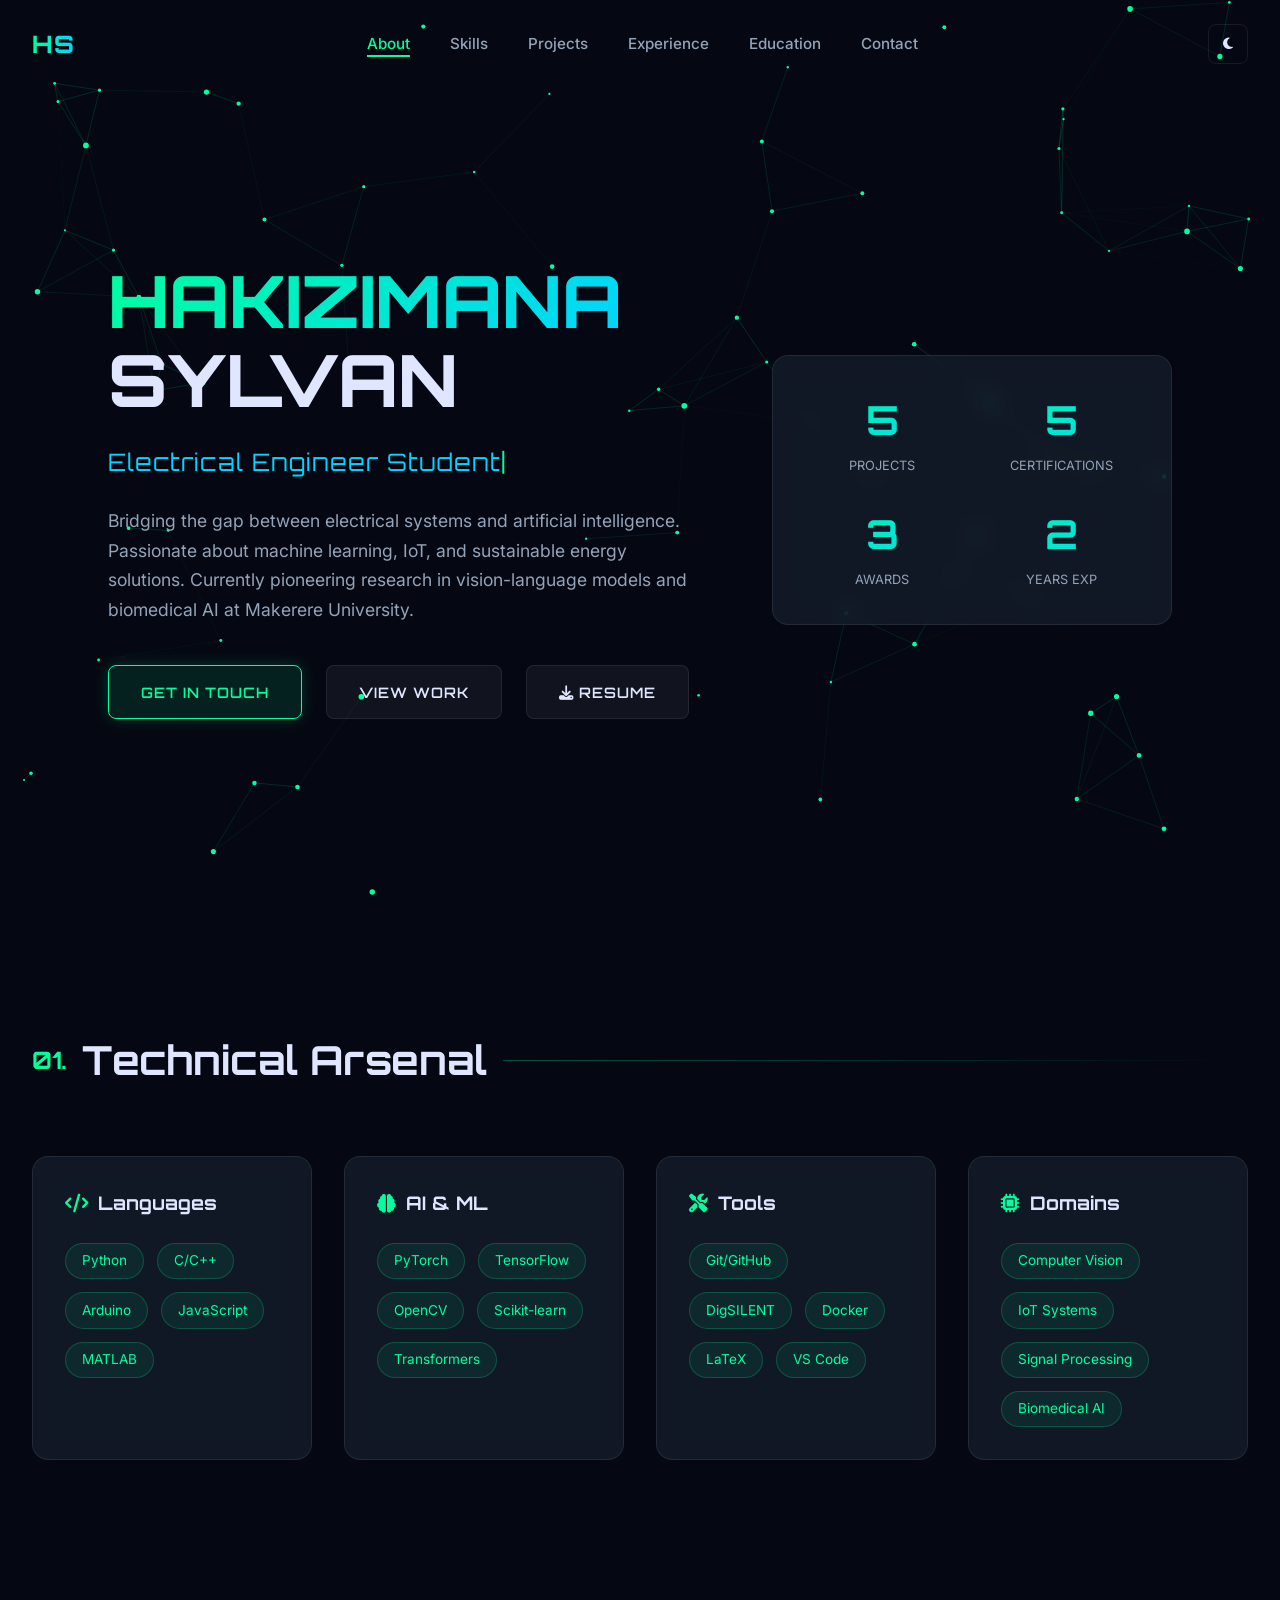
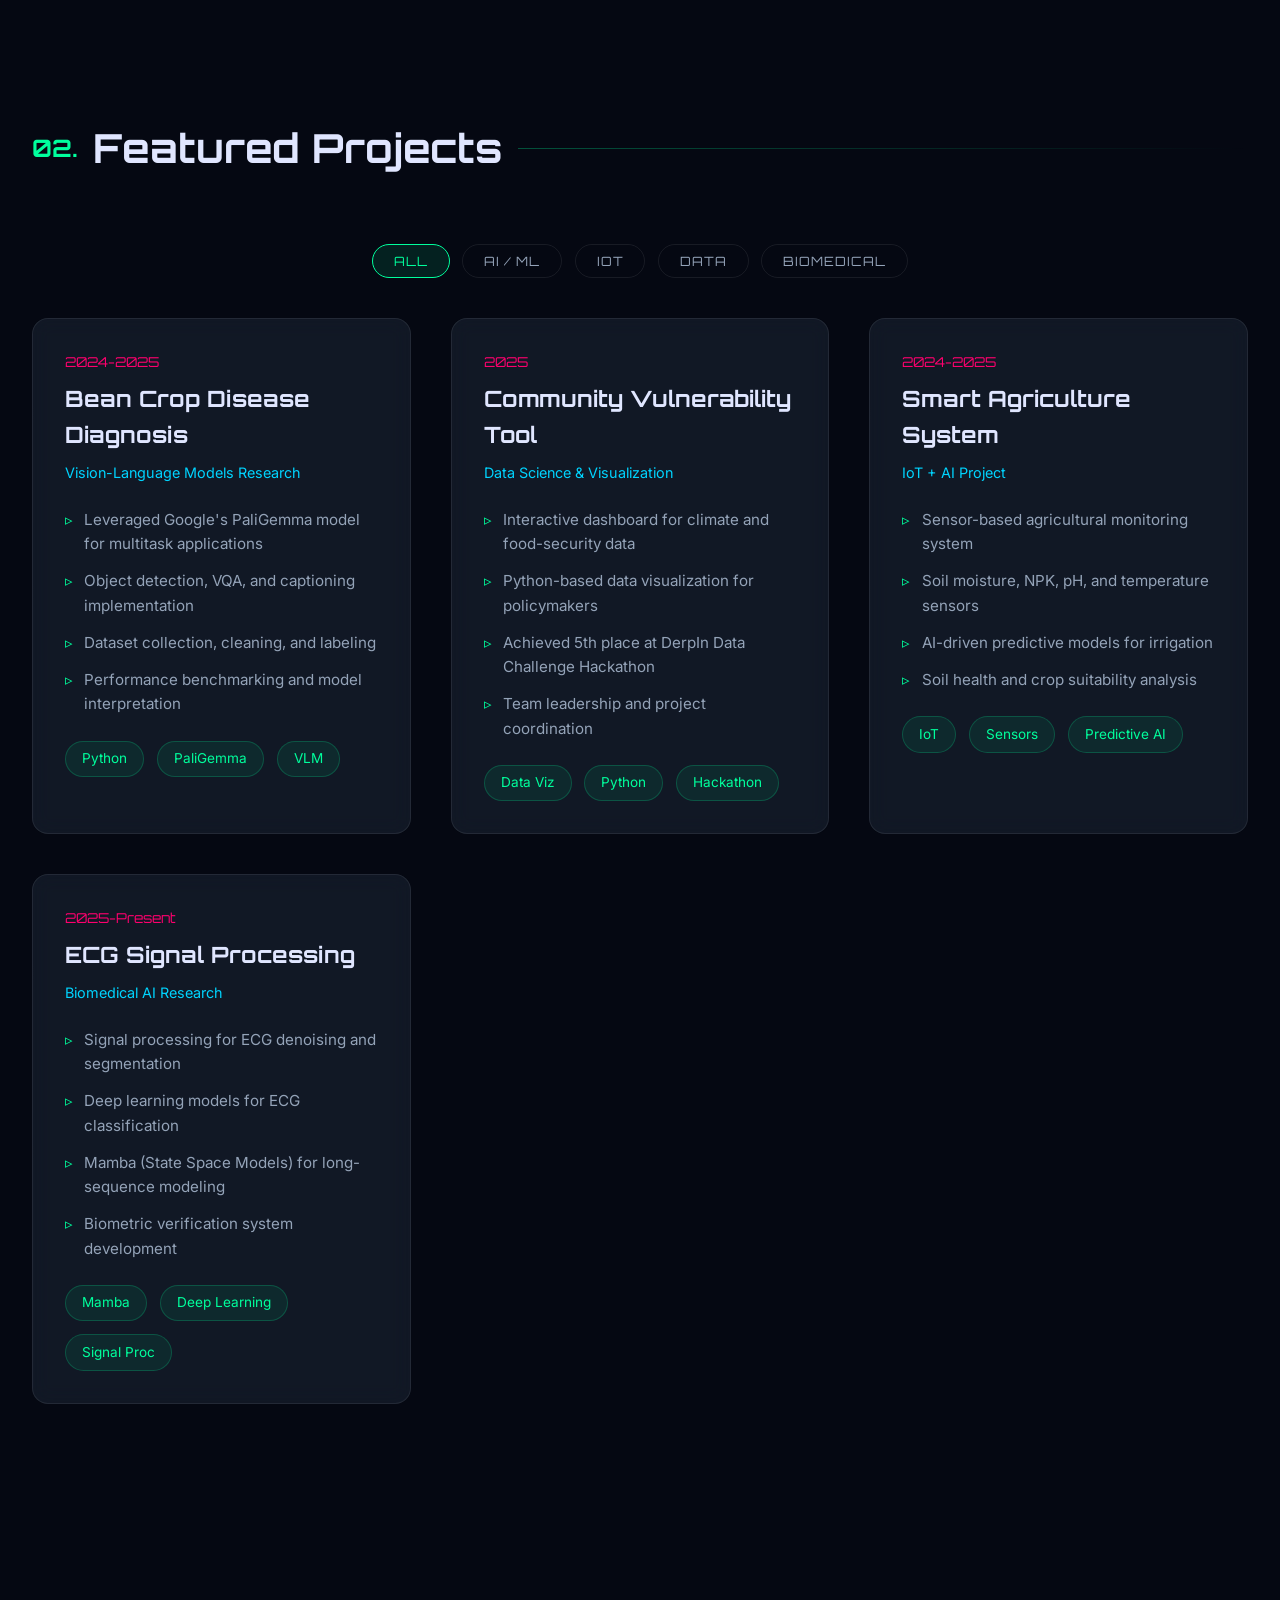
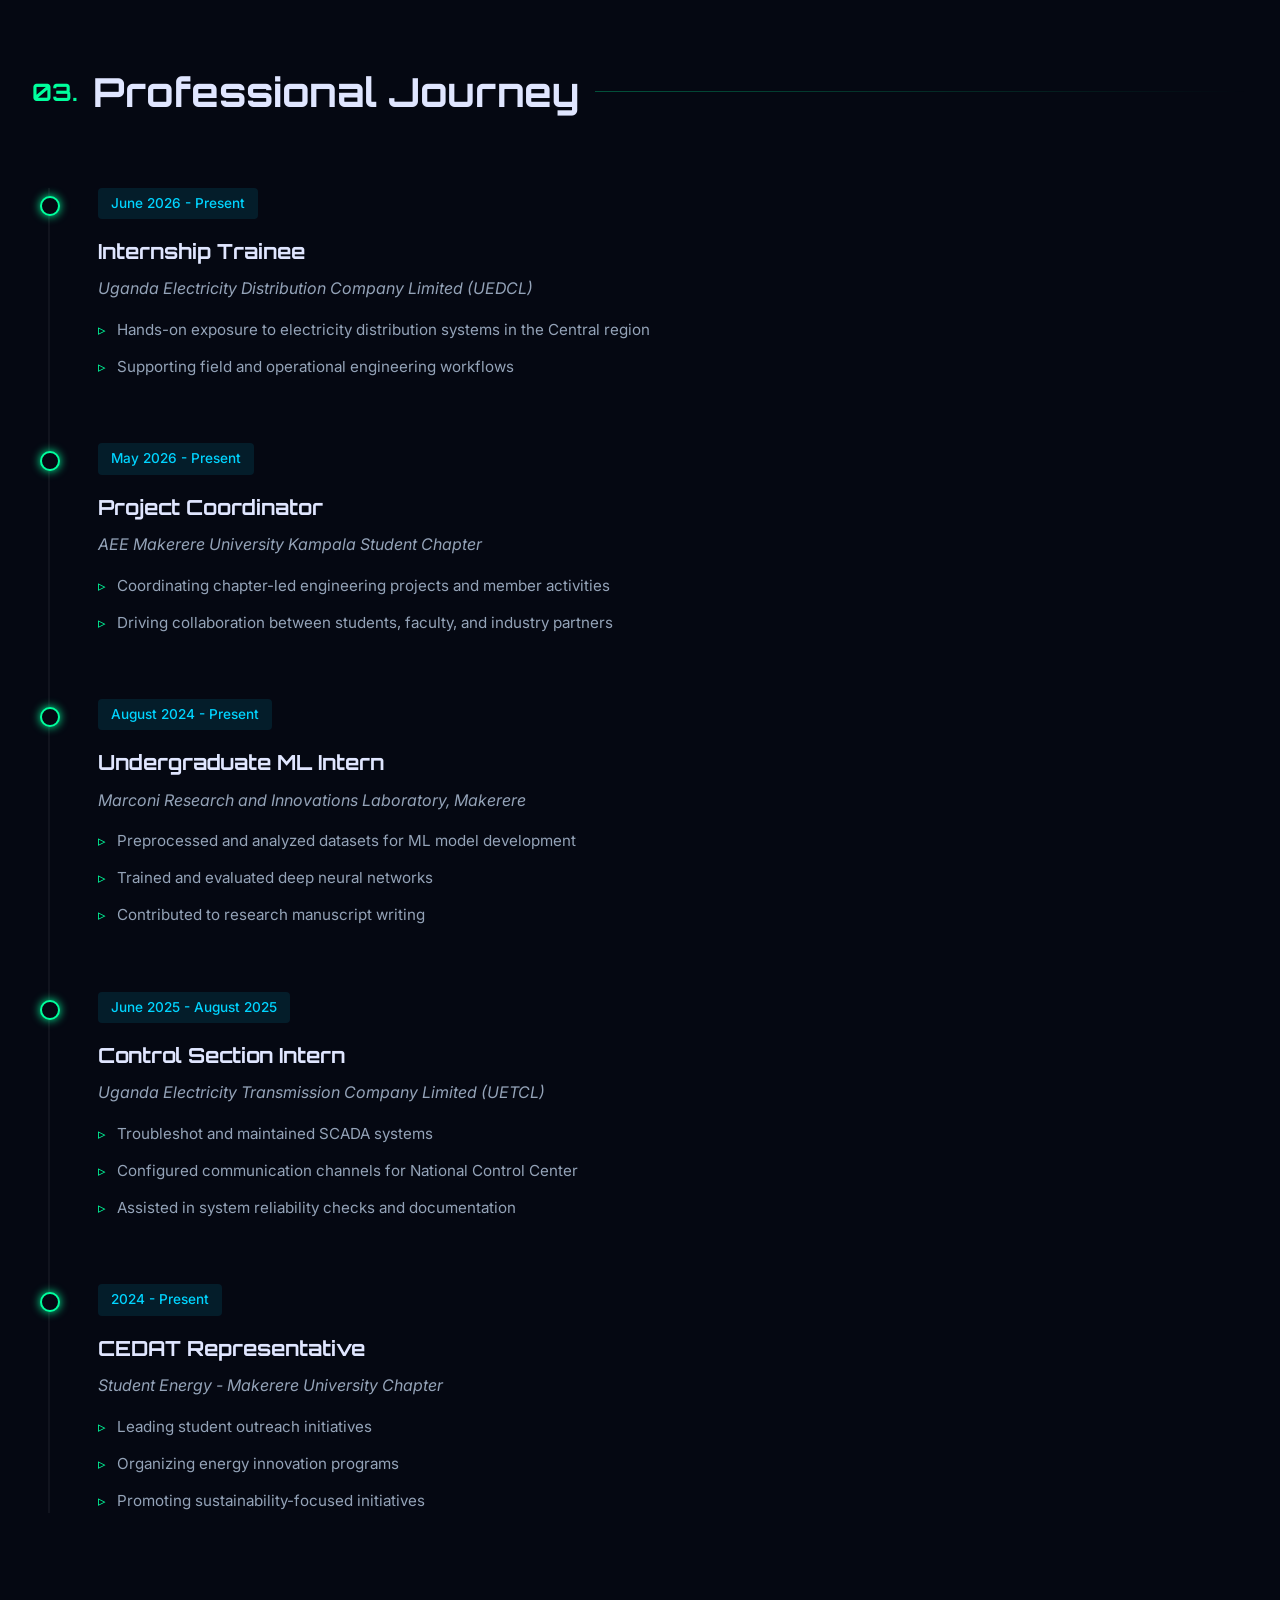
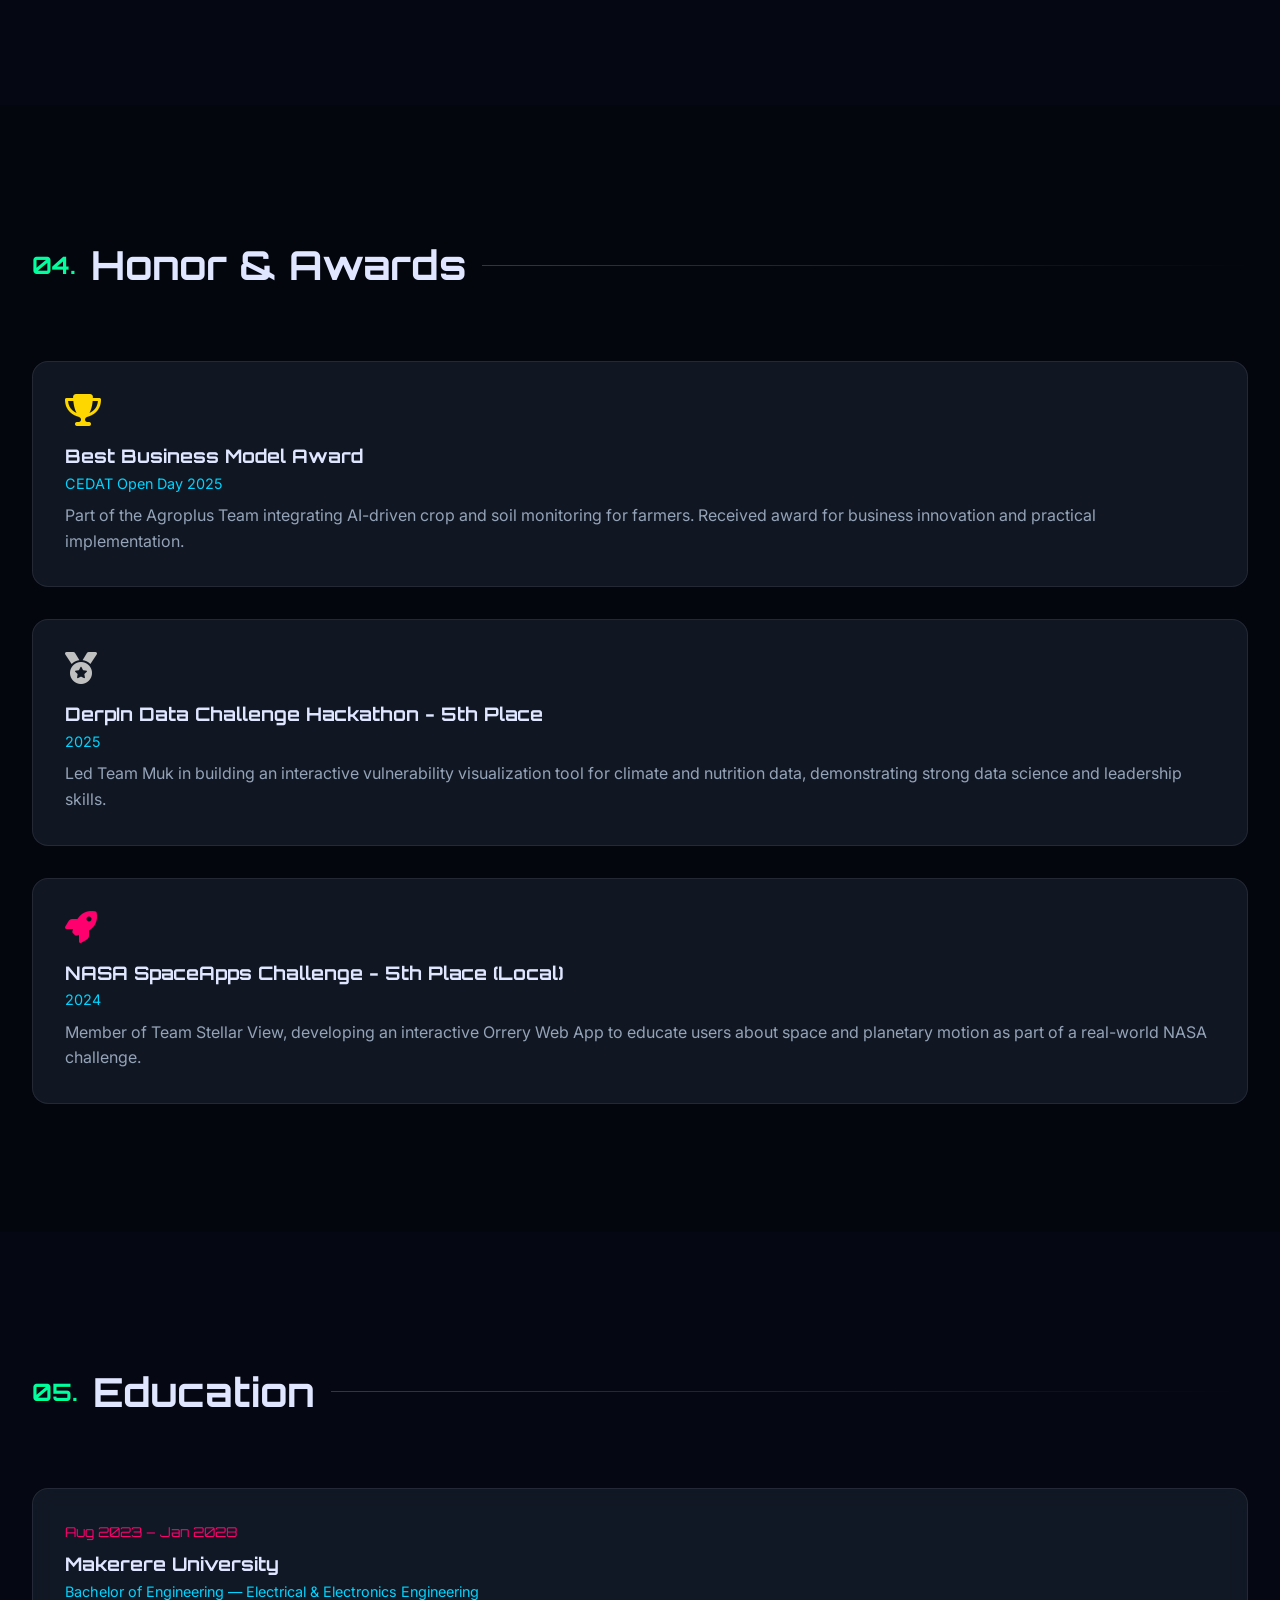
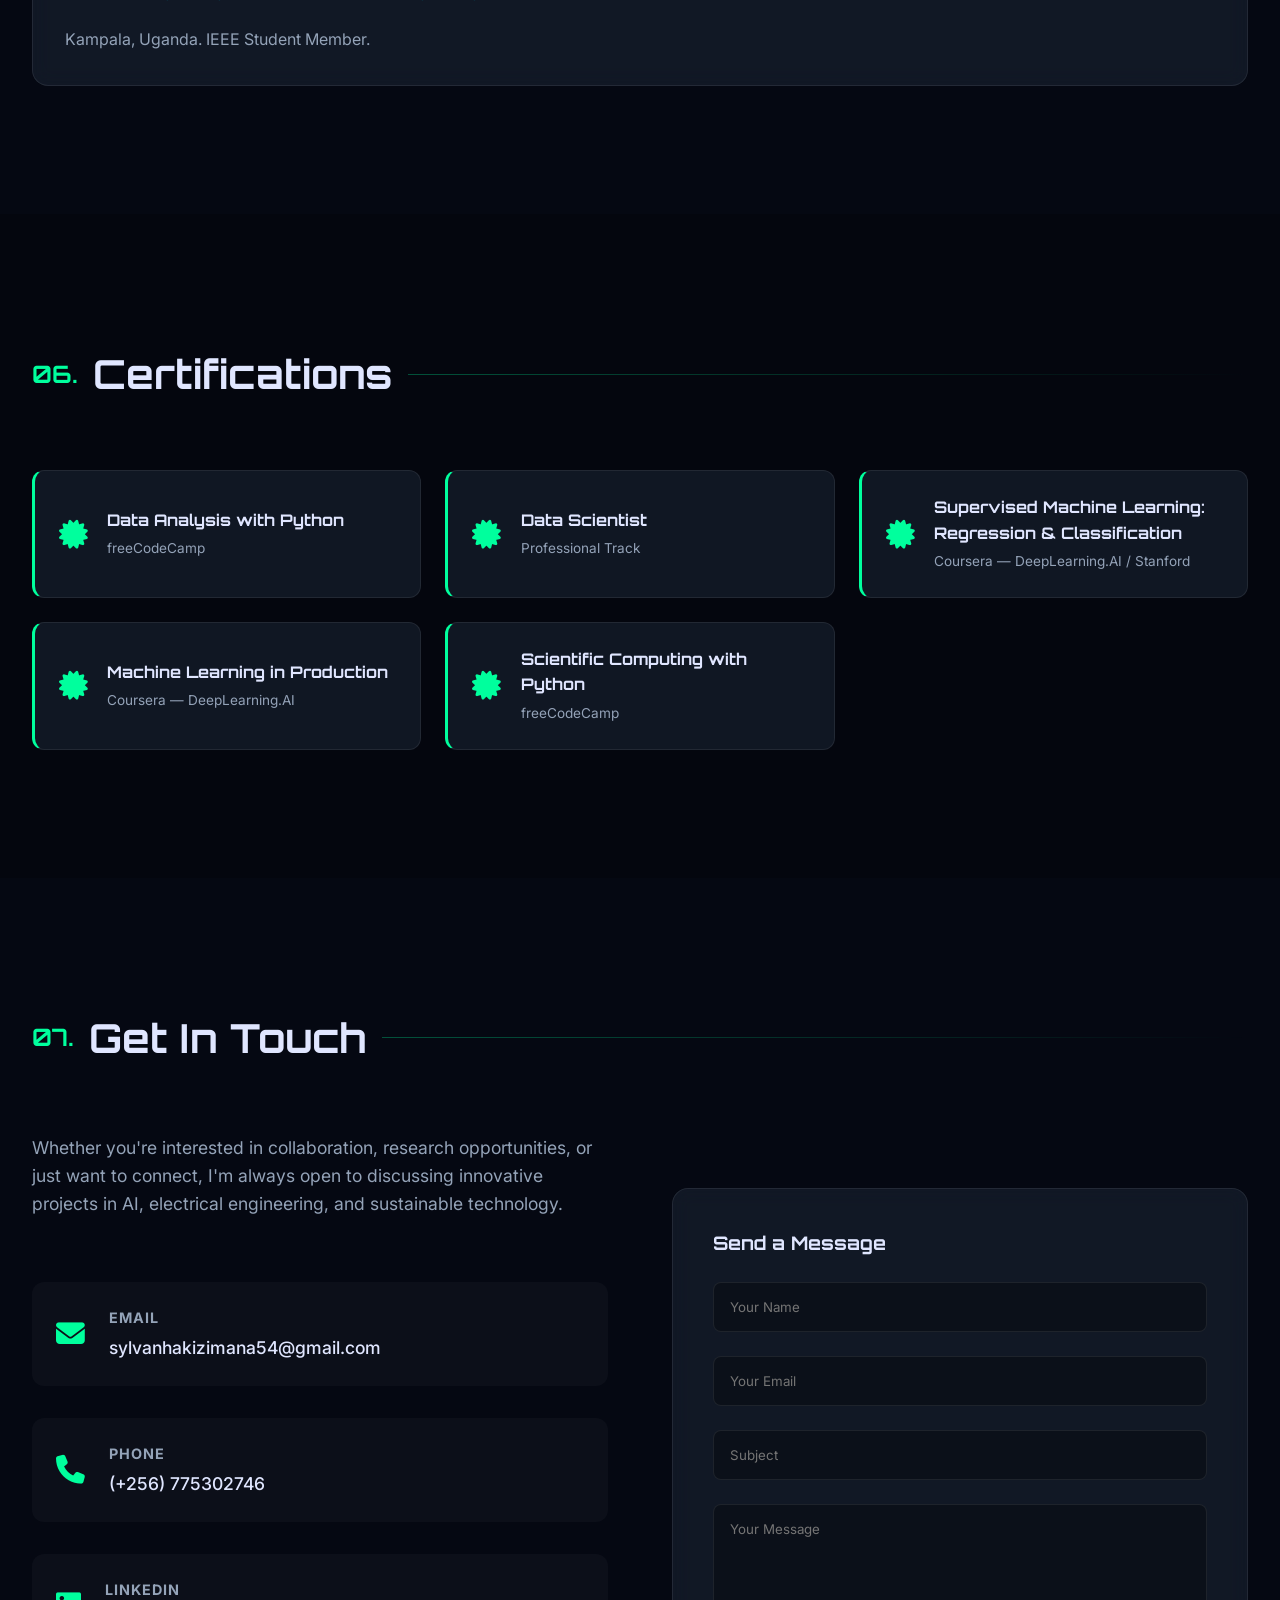
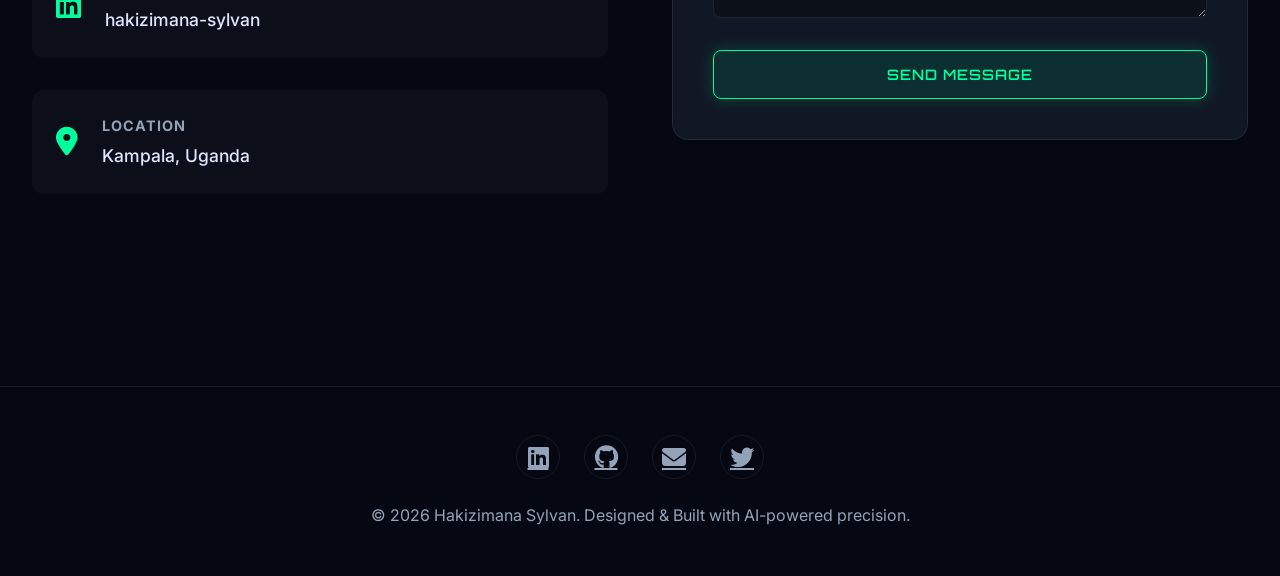
<file: index.html>
<!DOCTYPE html>
<html lang="en">

<head>
    <meta charset="UTF-8">
    <meta name="viewport" content="width=device-width, initial-scale=1.0">
    <meta name="description"
        content="Portfolio of Hakizimana Sylvan - Student Electrical Engineer & AI Researcher specializing in Machine Learning, IoT, and Biomedical AI.">

    <title>Hakizimana Sylvan | Electrical Engineer & AI Researcher</title>

    <!-- CSS -->
    <link rel="stylesheet" href="style.css">

    <!-- Icons -->
    <link rel="stylesheet" href="https://cdnjs.cloudflare.com/ajax/libs/font-awesome/6.4.0/css/all.min.css">
</head>

<body>
    <!-- Scroll Progress Bar -->
    <div id="scroll-progress"></div>

    <!-- Background Canvas -->
    <canvas id="canvas-bg"></canvas>

    <!-- Header -->
    <header>
        <div class="container">
            <nav>
                <div class="logo">HS</div>
                <ul class="nav-links">
                    <li><a href="#about" class="nav-link">About</a></li>
                    <li><a href="#skills" class="nav-link">Skills</a></li>
                    <li><a href="#projects" class="nav-link">Projects</a></li>
                    <li><a href="#experience" class="nav-link">Experience</a></li>
                    <li><a href="#education" class="nav-link">Education</a></li>
                    <li><a href="#contact" class="nav-link">Contact</a></li>
                </ul>
                <div class="nav-actions">
                    <button id="theme-toggle" class="icon-btn" aria-label="Toggle theme">
                        <i class="fas fa-moon"></i>
                    </button>
                    <button id="hamburger" class="icon-btn hamburger" aria-label="Menu">
                        <span></span><span></span><span></span>
                    </button>
                </div>
            </nav>
        </div>
        <!-- Mobile menu -->
        <div id="mobile-menu" class="mobile-menu">
            <a href="#about">About</a>
            <a href="#skills">Skills</a>
            <a href="#projects">Projects</a>
            <a href="#experience">Experience</a>
            <a href="#education">Education</a>
            <a href="#contact">Contact</a>
        </div>
    </header>

    <main>
        <!-- Hero Section -->
        <section id="about" class="hero">
            <div class="container">
                <div class="hero-grid">
                    <div class="hero-content reveal">
                        <h1>
                            <span class="gradient-text">HAKIZIMANA</span><br>
                            SYLVAN
                        </h1>
                        <p class="subtitle">
                            <span id="typed-text"></span><span class="cursor">|</span>
                        </p>
                        <p class="hero-description">
                            Bridging the gap between electrical systems and artificial intelligence.
                            Passionate about machine learning, IoT, and sustainable energy solutions.
                            Currently pioneering research in vision-language models and biomedical AI at Makerere
                            University.
                        </p>
                        <div class="btn-group">
                            <a href="#contact" class="btn btn-primary">Get In Touch</a>
                            <a href="#projects" class="btn btn-secondary">View Work</a>
                            <a href="#" class="btn btn-secondary" download><i class="fas fa-download"></i> Resume</a>
                        </div>
                    </div>
                    <!-- Hero Stats/Visual -->
                    <div class="hero-visual reveal" style="transition-delay: 0.2s">
                        <div class="card">
                            <div class="skills-grid"
                                style="grid-template-columns: 1fr 1fr; gap: 1.5rem; text-align: center;">
                                <div>
                                    <h3 class="gradient-text counter" data-target="5" style="font-size: 2.5rem; margin-bottom: 0">0</h3>
                                    <span
                                        style="color: var(--text-muted); font-size: 0.8rem; text-transform: uppercase;">Projects</span>
                                </div>
                                <div>
                                    <h3 class="gradient-text counter" data-target="5" style="font-size: 2.5rem; margin-bottom: 0">0</h3>
                                    <span
                                        style="color: var(--text-muted); font-size: 0.8rem; text-transform: uppercase;">Certifications</span>
                                </div>
                                <div>
                                    <h3 class="gradient-text counter" data-target="3" style="font-size: 2.5rem; margin-bottom: 0">0</h3>
                                    <span
                                        style="color: var(--text-muted); font-size: 0.8rem; text-transform: uppercase;">Awards</span>
                                </div>
                                <div>
                                    <h3 class="gradient-text counter" data-target="2" style="font-size: 2.5rem; margin-bottom: 0">0</h3>
                                    <span
                                        style="color: var(--text-muted); font-size: 0.8rem; text-transform: uppercase;">Years
                                        Exp</span>
                                </div>
                            </div>
                        </div>
                    </div>
                </div>
            </div>
        </section>

        <!-- Skills Section -->
        <section id="skills" class="section-padding">
            <div class="container">
                <h2 class="section-title reveal">
                    <span class="section-number">01.</span> Technical Arsenal
                </h2>
                <div class="skills-grid">
                    <div class="card reveal" style="transition-delay: 0.1s">
                        <h3><i class="fas fa-code" style="color: var(--primary); margin-right: 10px;"></i>Languages</h3>
                        <div class="skill-tags">
                            <span class="tag">Python</span>
                            <span class="tag">C/C++</span>
                            <span class="tag">Arduino</span>
                            <span class="tag">JavaScript</span>
                            <span class="tag">MATLAB</span>
                        </div>
                    </div>
                    <div class="card reveal" style="transition-delay: 0.2s">
                        <h3><i class="fas fa-brain" style="color: var(--primary); margin-right: 10px;"></i>AI & ML</h3>
                        <div class="skill-tags">
                            <span class="tag">PyTorch</span>
                            <span class="tag">TensorFlow</span>
                            <span class="tag">OpenCV</span>
                            <span class="tag">Scikit-learn</span>
                            <span class="tag">Transformers</span>
                        </div>
                    </div>
                    <div class="card reveal" style="transition-delay: 0.3s">
                        <h3><i class="fas fa-tools" style="color: var(--primary); margin-right: 10px;"></i>Tools</h3>
                        <div class="skill-tags">
                            <span class="tag">Git/GitHub</span>
                            <span class="tag">DigSILENT</span>
                            <span class="tag">Docker</span>
                            <span class="tag">LaTeX</span>
                            <span class="tag">VS Code</span>
                        </div>
                    </div>
                    <div class="card reveal" style="transition-delay: 0.4s">
                        <h3><i class="fas fa-microchip" style="color: var(--primary); margin-right: 10px;"></i>Domains
                        </h3>
                        <div class="skill-tags">
                            <span class="tag">Computer Vision</span>
                            <span class="tag">IoT Systems</span>
                            <span class="tag">Signal Processing</span>
                            <span class="tag">Biomedical AI</span>
                        </div>
                    </div>
                </div>
            </div>
        </section>

        <!-- Projects Section -->
        <section id="projects" class="section-padding">
            <div class="container">
                <h2 class="section-title reveal">
                    <span class="section-number">02.</span> Featured Projects
                </h2>
                <div class="project-filters reveal">
                    <button class="filter-btn active" data-filter="all">All</button>
                    <button class="filter-btn" data-filter="ai">AI / ML</button>
                    <button class="filter-btn" data-filter="iot">IoT</button>
                    <button class="filter-btn" data-filter="data">Data</button>
                    <button class="filter-btn" data-filter="biomed">Biomedical</button>
                </div>
                <div class="projects-grid">
                    <!-- Project 1 -->
                    <div class="card project-card reveal" data-category="ai">
                        <div class="project-year">2024-2025</div>
                        <h3>Bean Crop Disease Diagnosis</h3>
                        <p class="project-type">Vision-Language Models Research</p>
                        <div class="project-details">
                            <ul>
                                <li>Leveraged Google's PaliGemma model for multitask applications</li>
                                <li>Object detection, VQA, and captioning implementation</li>
                                <li>Dataset collection, cleaning, and labeling</li>
                                <li>Performance benchmarking and model interpretation</li>
                            </ul>
                        </div>
                        <div class="skill-tags" style="margin-top: 1.5rem">
                            <span class="tag">Python</span>
                            <span class="tag">PaliGemma</span>
                            <span class="tag">VLM</span>
                        </div>
                    </div>

                    <!-- Project 2 -->
                    <div class="card project-card reveal" data-category="data" style="transition-delay: 0.2s">
                        <div class="project-year">2025</div>
                        <h3>Community Vulnerability Tool</h3>
                        <p class="project-type">Data Science & Visualization</p>
                        <div class="project-details">
                            <ul>
                                <li>Interactive dashboard for climate and food-security data</li>
                                <li>Python-based data visualization for policymakers</li>
                                <li>Achieved 5th place at DerpIn Data Challenge Hackathon</li>
                                <li>Team leadership and project coordination</li>
                            </ul>
                        </div>
                        <div class="skill-tags" style="margin-top: 1.5rem">
                            <span class="tag">Data Viz</span>
                            <span class="tag">Python</span>
                            <span class="tag">Hackathon</span>
                        </div>
                    </div>

                    <!-- Project 3 -->
                    <div class="card project-card reveal" data-category="iot" style="transition-delay: 0.1s">
                        <div class="project-year">2024-2025</div>
                        <h3>Smart Agriculture System</h3>
                        <p class="project-type">IoT + AI Project</p>
                        <div class="project-details">
                            <ul>
                                <li>Sensor-based agricultural monitoring system</li>
                                <li>Soil moisture, NPK, pH, and temperature sensors</li>
                                <li>AI-driven predictive models for irrigation</li>
                                <li>Soil health and crop suitability analysis</li>
                            </ul>
                        </div>
                        <div class="skill-tags" style="margin-top: 1.5rem">
                            <span class="tag">IoT</span>
                            <span class="tag">Sensors</span>
                            <span class="tag">Predictive AI</span>
                        </div>
                    </div>

                    <!-- Project 4 -->
                    <div class="card project-card reveal" data-category="biomed" style="transition-delay: 0.3s">
                        <div class="project-year">2025-Present</div>
                        <h3>ECG Signal Processing</h3>
                        <p class="project-type">Biomedical AI Research</p>
                        <div class="project-details">
                            <ul>
                                <li>Signal processing for ECG denoising and segmentation</li>
                                <li>Deep learning models for ECG classification</li>
                                <li>Mamba (State Space Models) for long-sequence modeling</li>
                                <li>Biometric verification system development</li>
                            </ul>
                        </div>
                        <div class="skill-tags" style="margin-top: 1.5rem">
                            <span class="tag">Mamba</span>
                            <span class="tag">Deep Learning</span>
                            <span class="tag">Signal Proc</span>
                        </div>
                    </div>
                </div>
            </div>
        </section>

        <!-- Experience Section -->
        <section id="experience" class="section-padding">
            <div class="container">
                <h2 class="section-title reveal">
                    <span class="section-number">03.</span> Professional Journey
                </h2>
                <div class="timeline">
                    <!-- New: UEDCL -->
                    <div class="timeline-item reveal">
                        <div class="timeline-date">June 2026 - Present</div>
                        <h3 class="timeline-role">Internship Trainee</h3>
                        <span class="timeline-company">Uganda Electricity Distribution Company Limited (UEDCL)</span>
                        <div class="project-details">
                            <ul>
                                <li>Hands-on exposure to electricity distribution systems in the Central region</li>
                                <li>Supporting field and operational engineering workflows</li>
                            </ul>
                        </div>
                    </div>

                    <!-- New: AEE Project Coordinator -->
                    <div class="timeline-item reveal">
                        <div class="timeline-date">May 2026 - Present</div>
                        <h3 class="timeline-role">Project Coordinator</h3>
                        <span class="timeline-company">AEE Makerere University Kampala Student Chapter</span>
                        <div class="project-details">
                            <ul>
                                <li>Coordinating chapter-led engineering projects and member activities</li>
                                <li>Driving collaboration between students, faculty, and industry partners</li>
                            </ul>
                        </div>
                    </div>

                    <!-- Item 1 -->
                    <div class="timeline-item reveal">
                        <div class="timeline-date">August 2024 - Present</div>
                        <h3 class="timeline-role">Undergraduate ML Intern</h3>
                        <span class="timeline-company">Marconi Research and Innovations Laboratory, Makerere</span>
                        <div class="project-details">
                            <ul>
                                <li>Preprocessed and analyzed datasets for ML model development</li>
                                <li>Trained and evaluated deep neural networks</li>
                                <li>Contributed to research manuscript writing</li>
                            </ul>
                        </div>
                    </div>

                    <!-- Item 2 -->
                    <div class="timeline-item reveal">
                        <div class="timeline-date">June 2025 - August 2025</div>
                        <h3 class="timeline-role">Control Section Intern</h3>
                        <span class="timeline-company">Uganda Electricity Transmission Company Limited (UETCL)</span>
                        <div class="project-details">
                            <ul>
                                <li>Troubleshot and maintained SCADA systems</li>
                                <li>Configured communication channels for National Control Center</li>
                                <li>Assisted in system reliability checks and documentation</li>
                            </ul>
                        </div>
                    </div>

                    <!-- Item 3 -->
                    <div class="timeline-item reveal">
                        <div class="timeline-date">2024 - Present</div>
                        <h3 class="timeline-role">CEDAT Representative</h3>
                        <span class="timeline-company">Student Energy - Makerere University Chapter</span>
                        <div class="project-details">
                            <ul>
                                <li>Leading student outreach initiatives</li>
                                <li>Organizing energy innovation programs</li>
                                <li>Promoting sustainability-focused initiatives</li>
                            </ul>
                        </div>
                    </div>
                </div>
            </div>
        </section>

        <!-- Achievements Section -->
        <section class="section-padding" style="background: rgba(0,0,0,0.2)">
            <div class="container">
                <h2 class="section-title reveal">
                    <span class="section-number">04.</span> Honor & Awards
                </h2>
                <div class="achievements-grid">
                    <div class="card reveal">
                        <i class="fas fa-trophy achievement-icon" style="color: #ffd700"></i>
                        <h3>Best Business Model Award</h3>
                        <p class="project-type" style="margin-bottom: 0.5rem">CEDAT Open Day 2025</p>
                        <p style="color: var(--text-muted)">
                            Part of the Agroplus Team integrating AI-driven crop and soil monitoring for farmers.
                            Received award for business innovation and practical implementation.
                        </p>
                    </div>
                    <div class="card reveal">
                        <i class="fas fa-medal achievement-icon" style="color: #c0c0c0"></i>
                        <h3>DerpIn Data Challenge Hackathon - 5th Place</h3>
                        <p class="project-type" style="margin-bottom: 0.5rem">2025</p>
                        <p style="color: var(--text-muted)">
                            Led Team Muk in building an interactive vulnerability visualization tool for climate
                            and nutrition data, demonstrating strong data science and leadership skills.
                        </p>
                    </div>
                    <div class="card reveal">
                        <i class="fas fa-rocket achievement-icon" style="color: var(--accent)"></i>
                        <h3>NASA SpaceApps Challenge - 5th Place (Local)</h3>
                        <p class="project-type" style="margin-bottom: 0.5rem">2024</p>
                        <p style="color: var(--text-muted)">
                            Member of Team Stellar View, developing an interactive Orrery Web App to educate
                            users about space and planetary motion as part of a real-world NASA challenge.
                        </p>
                    </div>
                </div>
            </div>
        </section>

        <!-- Education Section -->
        <section id="education" class="section-padding">
            <div class="container">
                <h2 class="section-title reveal">
                    <span class="section-number">05.</span> Education
                </h2>
                <div class="skills-grid">
                    <div class="card reveal">
                        <div class="project-year">Aug 2023 – Jan 2028</div>
                        <h3>Makerere University</h3>
                        <p class="project-type">Bachelor of Engineering — Electrical & Electronics Engineering</p>
                        <p style="color: var(--text-muted)">Kampala, Uganda. IEEE Student Member.</p>
                    </div>
                </div>
            </div>
        </section>

        <!-- Certifications Section -->
        <section id="certifications" class="section-padding" style="background: rgba(0,0,0,0.2)">
            <div class="container">
                <h2 class="section-title reveal">
                    <span class="section-number">06.</span> Certifications
                </h2>
                <div class="certs-grid">
                    <div class="cert-card reveal">
                        <i class="fas fa-certificate"></i>
                        <div>
                            <h4>Data Analysis with Python</h4>
                            <p>freeCodeCamp</p>
                        </div>
                    </div>
                    <div class="cert-card reveal" style="transition-delay: 0.1s">
                        <i class="fas fa-certificate"></i>
                        <div>
                            <h4>Data Scientist</h4>
                            <p>Professional Track</p>
                        </div>
                    </div>
                    <div class="cert-card reveal" style="transition-delay: 0.2s">
                        <i class="fas fa-certificate"></i>
                        <div>
                            <h4>Supervised Machine Learning: Regression & Classification</h4>
                            <p>Coursera — DeepLearning.AI / Stanford</p>
                        </div>
                    </div>
                    <div class="cert-card reveal" style="transition-delay: 0.3s">
                        <i class="fas fa-certificate"></i>
                        <div>
                            <h4>Machine Learning in Production</h4>
                            <p>Coursera — DeepLearning.AI</p>
                        </div>
                    </div>
                    <div class="cert-card reveal" style="transition-delay: 0.4s">
                        <i class="fas fa-certificate"></i>
                        <div>
                            <h4>Scientific Computing with Python</h4>
                            <p>freeCodeCamp</p>
                        </div>
                    </div>
                </div>
            </div>
        </section>

        <!-- Contact Section -->
        <section id="contact" class="section-padding">
            <div class="container">
                <h2 class="section-title reveal">
                    <span class="section-number">07.</span> Get In Touch
                </h2>
                <div class="contact-section">
                    <div class="contact-info reveal">
                        <p style="color: var(--text-muted); font-size: 1.1rem; margin-bottom: 2rem;">
                            Whether you're interested in collaboration, research opportunities, or just want to connect,
                            I'm always open to discussing innovative projects in AI, electrical engineering, and
                            sustainable technology.
                        </p>

                        <div class="contact-item">
                            <div class="contact-icon"><i class="fas fa-envelope"></i></div>
                            <div class="contact-text">
                                <h4>Email</h4>
                                <a href="mailto:sylvanhakizimana54@gmail.com">sylvanhakizimana54@gmail.com</a>
                            </div>
                        </div>

                        <div class="contact-item">
                            <div class="contact-icon"><i class="fas fa-phone"></i></div>
                            <div class="contact-text">
                                <h4>Phone</h4>
                                <a href="tel:+256775302746">(+256) 775302746</a>
                            </div>
                        </div>

                        <div class="contact-item">
                            <div class="contact-icon"><i class="fab fa-linkedin"></i></div>
                            <div class="contact-text">
                                <h4>LinkedIn</h4>
                                <a href="https://www.linkedin.com/in/hakizimana-sylvan"
                                    target="_blank">hakizimana-sylvan</a>
                            </div>
                        </div>

                        <div class="contact-item">
                            <div class="contact-icon"><i class="fas fa-map-marker-alt"></i></div>
                            <div class="contact-text">
                                <h4>Location</h4>
                                <span>Kampala, Uganda</span>
                            </div>
                        </div>
                    </div>

                    <div class="contact-form card reveal" style="transition-delay: 0.2s">
                        <h3 style="margin-bottom: 1.5rem">Send a Message</h3>
                        <form action="mailto:sylvanhakizimana54@gmail.com" method="post" enctype="text/plain">
                            <div class="form-group">
                                <input type="text" placeholder="Your Name" name="name" required>
                            </div>
                            <div class="form-group">
                                <input type="email" placeholder="Your Email" name="email" required>
                            </div>
                            <div class="form-group">
                                <input type="text" placeholder="Subject" name="subject" required>
                            </div>
                            <div class="form-group">
                                <textarea rows="5" placeholder="Your Message" name="message" required></textarea>
                            </div>
                            <button type="submit" class="btn btn-primary" style="width: 100%">Send Message</button>
                        </form>
                    </div>
                </div>
            </div>
        </section>
    </main>

    <!-- Footer -->
    <footer>
        <div class="container">
            <div class="social-links">
                <a href="https://www.linkedin.com/in/hakizimana-sylvan" target="_blank" aria-label="LinkedIn"><i class="fab fa-linkedin"></i></a>
                <a href="https://github.com/" target="_blank" aria-label="GitHub"><i class="fab fa-github"></i></a>
                <a href="mailto:sylvanhakizimana54@gmail.com" aria-label="Email"><i class="fas fa-envelope"></i></a>
                <a href="https://twitter.com/" target="_blank" aria-label="Twitter"><i class="fab fa-twitter"></i></a>
            </div>
            <p>&copy; 2026 Hakizimana Sylvan. Designed & Built with AI-powered precision.</p>
        </div>
    </footer>

    <!-- Back to top -->
    <button id="back-to-top" aria-label="Back to top"><i class="fas fa-arrow-up"></i></button>

    <!-- Scripts -->
    <script src="script.js"></script>
</body>

</html>
</file>
<file: style.css>
@import url('https://fonts.googleapis.com/css2?family=Inter:wght@300;400;500;600&family=Orbitron:wght@400;500;600;700;900&display=swap');

:root {
    --primary: #00ff9d;
    --primary-dim: rgba(0, 255, 157, 0.1);
    --secondary: #00d4ff;
    --accent: #ff006e;
    --bg-dark: #050812;
    --bg-card: rgba(26, 35, 50, 0.6);
    --text-main: #e0e6ff;
    --text-muted: #94a3b8;
    --glass-border: rgba(255, 255, 255, 0.08);
    --glass-highlight: rgba(255, 255, 255, 0.12);
    --transition: all 0.3s cubic-bezier(0.4, 0, 0.2, 1);
}

* {
    margin: 0;
    padding: 0;
    box-sizing: border-box;
    scroll-behavior: smooth;
}

body {
    font-family: 'Inter', sans-serif;
    background-color: var(--bg-dark);
    color: var(--text-main);
    line-height: 1.6;
    overflow-x: hidden;
    selection-background-color: var(--primary); /* Standard property */
    selection-color: var(--bg-dark); /* Standard property */
}

/* Firefox specific selection */
::-moz-selection {
    background: var(--primary);
    color: var(--bg-dark);
}

/* WebKey/Blink specific selection */
::selection {
    background: var(--primary);
    color: var(--bg-dark);
}

/* Scrollbar */
::-webkit-scrollbar {
    width: 8px;
}

::-webkit-scrollbar-track {
    background: var(--bg-dark);
}

::-webkit-scrollbar-thumb {
    background: #1f2937;
    border-radius: 4px;
}

::-webkit-scrollbar-thumb:hover {
    background: var(--primary);
}

/* Canvas Background */
#canvas-bg {
    position: fixed;
    top: 0;
    left: 0;
    width: 100%;
    height: 100%;
    z-index: -1;
    pointer-events: none;
}

/* Typography */
h1, h2, h3, h4, h5, h6 {
    font-family: 'Orbitron', sans-serif;
    color: var(--text-main);
}

.gradient-text {
    background: linear-gradient(135deg, var(--primary), var(--secondary), var(--accent));
    -webkit-background-clip: text;
    -webkit-text-fill-color: transparent;
    background-clip: text;
    background-size: 200% 200%;
    animation: gradientShift 5s ease infinite;
}

@keyframes gradientShift {
    0% { background-position: 0% 50%; }
    50% { background-position: 100% 50%; }
    100% { background-position: 0% 50%; }
}

/* Utility */
.container {
    max-width: 1280px;
    margin: 0 auto;
    padding: 0 2rem;
}

.section-padding {
    padding: 8rem 0;
}

/* Header */
header {
    position: fixed;
    top: 0;
    width: 100%;
    z-index: 1000;
    transition: var(--transition);
    padding: 1.5rem 0;
}

header.scrolled {
    padding: 1rem 0;
    background: rgba(5, 8, 18, 0.85);
    backdrop-filter: blur(12px);
    border-bottom: 1px solid var(--glass-border);
}

nav {
    display: flex;
    justify-content: space-between;
    align-items: center;
}

.logo {
    font-size: 1.5rem;
    font-weight: 800;
    letter-spacing: 2px;
    font-family: 'Orbitron', sans-serif;
    background: linear-gradient(to right, var(--primary), var(--secondary));
    -webkit-background-clip: text;
    -webkit-text-fill-color: transparent;
    background-clip: text;
}

.nav-links {
    display: flex;
    gap: 2.5rem;
    list-style: none;
}

.nav-links a {
    color: var(--text-muted);
    text-decoration: none;
    font-size: 0.95rem;
    font-weight: 500;
    transition: var(--transition);
    position: relative;
    padding-bottom: 4px;
}

.nav-links a::after {
    content: '';
    position: absolute;
    bottom: 0;
    left: 0;
    width: 0;
    height: 2px;
    background: var(--primary);
    transition: var(--transition);
}

.nav-links a:hover {
    color: var(--text-main);
}

.nav-links a:hover::after {
    width: 100%;
}

/* Hero */
.hero {
    min-height: 100vh;
    display: flex;
    align-items: center;
    position: relative;
    padding-top: 5rem;
}

.hero-grid {
    display: grid;
    grid-template-columns: 1.2fr 0.8fr;
    gap: 4rem;
    align-items: center;
}

.hero-content h1 {
    font-size: 4.5rem;
    line-height: 1.1;
    margin-bottom: 1.5rem;
    font-weight: 800;
}

.subtitle {
    font-size: 1.5rem;
    color: var(--secondary);
    margin-bottom: 1.5rem;
    font-family: 'Orbitron', sans-serif;
    letter-spacing: 1px;
}

.hero-description {
    font-size: 1.1rem;
    color: var(--text-muted);
    max-width: 600px;
    margin-bottom: 2.5rem;
    line-height: 1.7;
}

.btn-group {
    display: flex;
    gap: 1.5rem;
}

.btn {
    padding: 0.9rem 2rem;
    border-radius: 8px;
    font-family: 'Orbitron', sans-serif; /* Tech feel for buttons */
    font-size: 0.9rem;
    font-weight: 600;
    text-decoration: none;
    transition: var(--transition);
    border: 1px solid transparent;
    cursor: pointer;
    text-transform: uppercase;
    letter-spacing: 1px;
}

.btn-primary {
    background: rgba(0, 255, 157, 0.1);
    color: var(--primary);
    border-color: var(--primary);
    box-shadow: 0 0 15px rgba(0, 255, 157, 0.2);
}

.btn-primary:hover {
    background: var(--primary);
    color: var(--bg-dark);
    box-shadow: 0 0 30px rgba(0, 255, 157, 0.4);
    transform: translateY(-3px);
}

.btn-secondary {
    background: rgba(255, 255, 255, 0.05);
    color: var(--text-main);
    border-color: var(--glass-border);
}

.btn-secondary:hover {
    background: rgba(255, 255, 255, 0.1);
    border-color: var(--text-main);
    transform: translateY(-3px);
}

/* Glass Cards */
.card {
    background: var(--bg-card);
    backdrop-filter: blur(10px);
    border: 1px solid var(--glass-border);
    border-radius: 16px;
    padding: 2rem;
    transition: var(--transition);
    position: relative;
    overflow: hidden;
}

.card:hover {
    border-color: var(--primary);
    transform: translateY(-5px);
    box-shadow: 0 10px 40px -10px rgba(0, 255, 157, 0.15);
}

.card::before {
    content: '';
    position: absolute;
    top: 0;
    left: 0;
    width: 100%;
    height: 100%;
    background: linear-gradient(45deg, transparent, rgba(255, 255, 255, 0.03), transparent);
    transform: translateX(-100%);
    transition: 0.6s;
}

.card:hover::before {
    transform: translateX(100%);
}

/* Skills */
.section-title {
    font-size: 2.5rem;
    margin-bottom: 4rem;
    position: relative;
    display: flex;
    align-items: center;
    gap: 1rem;
}

.section-title::after {
    content: '';
    height: 1px;
    flex-grow: 1;
    background: linear-gradient(to right, var(--primary), transparent);
    opacity: 0.3;
}

.section-number {
    color: var(--primary);
    font-size: 1.5rem;
    font-family: 'Orbitron', monospace;
}

.skills-grid {
    display: grid;
    grid-template-columns: repeat(auto-fit, minmax(280px, 1fr));
    gap: 2rem;
}

.skill-tags {
    display: flex;
    flex-wrap: wrap;
    gap: 0.8rem;
    margin-top: 1.5rem;
}

.tag {
    background: rgba(0, 255, 157, 0.08);
    color: var(--primary);
    padding: 0.4rem 1rem;
    border-radius: 50px;
    font-size: 0.85rem;
    border: 1px solid rgba(0, 255, 157, 0.2);
    transition: var(--transition);
}

.tag:hover {
    background: var(--primary);
    color: var(--bg-dark);
}

/* Projects */
.projects-grid {
    display: grid;
    grid-template-columns: repeat(auto-fill, minmax(350px, 1fr));
    gap: 2.5rem;
}

.project-year {
    font-family: 'Orbitron', monospace;
    font-size: 0.85rem;
    color: var(--accent);
    margin-bottom: 0.5rem;
}

.project-card h3 {
    font-size: 1.4rem;
    margin-bottom: 0.5rem;
}

.project-type {
    color: var(--secondary);
    font-size: 0.9rem;
    margin-bottom: 1.5rem;
}

.project-details ul {
    list-style: none;
}

.project-details li {
    margin-bottom: 0.8rem;
    color: var(--text-muted);
    padding-left: 1.2rem;
    position: relative;
    font-size: 0.95rem;
}

.project-details li::before {
    content: '▹';
    position: absolute;
    left: 0;
    color: var(--primary);
}

/* Timeline/Experience */
.timeline {
    position: relative;
    margin-left: 1rem;
    padding-left: 3rem;
    border-left: 2px solid rgba(255, 255, 255, 0.05);
}

.timeline-item {
    position: relative;
    margin-bottom: 4rem;
}

.timeline-item::before {
    content: '';
    position: absolute;
    left: -3.6rem;
    top: 0.5rem;
    width: 1rem;
    height: 1rem;
    background: var(--bg-dark);
    border: 2px solid var(--primary);
    border-radius: 50%;
    box-shadow: 0 0 10px var(--primary);
}

.timeline-date {
    display: inline-block;
    background: rgba(0, 212, 255, 0.1);
    color: var(--secondary);
    padding: 0.3rem 0.8rem;
    border-radius: 4px;
    font-size: 0.85rem;
    margin-bottom: 1rem;
    font-weight: 500;
}

.timeline-role {
    font-size: 1.3rem;
    margin-bottom: 0.5rem;
    color: var(--text-main);
}

.timeline-company {
    color: var(--text-muted);
    font-style: italic;
    margin-bottom: 1rem;
    display: block;
}

/* Achievements */
.achievements-grid {
    display: grid;
    gap: 2rem;
}

.achievement-icon {
    font-size: 2rem;
    margin-bottom: 1rem;
    display: block;
}

/* Contact */
.contact-section {
    display: grid;
    grid-template-columns: 1fr 1fr;
    gap: 4rem;
    align-items: center;
}

.contact-info {
    display: grid;
    gap: 2rem;
}

.contact-item {
    display: flex;
    align-items: center;
    gap: 1.5rem;
    padding: 1.5rem;
    background: rgba(255, 255, 255, 0.03);
    border-radius: 12px;
    transition: var(--transition);
}

.contact-item:hover {
    background: rgba(255, 255, 255, 0.05);
    transform: translateX(10px);
}

.contact-icon {
    font-size: 1.8rem;
    color: var(--primary);
}

.contact-text h4 {
    font-size: 0.9rem;
    color: var(--text-muted);
    margin-bottom: 0.3rem;
    font-family: 'Inter', sans-serif;
    text-transform: uppercase;
    letter-spacing: 1px;
}

.contact-text a, .contact-text span {
    color: var(--text-main);
    font-size: 1.1rem;
    text-decoration: none;
    font-weight: 500;
}

.contact-form {
    padding: 2.5rem;
}

.form-group {
    margin-bottom: 1.5rem;
}

.form-group input, .form-group textarea {
    width: 100%;
    padding: 1rem;
    background: rgba(0, 0, 0, 0.3);
    border: 1px solid var(--glass-border);
    border-radius: 8px;
    color: var(--text-main);
    font-family: 'Inter', sans-serif;
    transition: var(--transition);
}

.form-group input:focus, .form-group textarea:focus {
    outline: none;
    border-color: var(--primary);
    box-shadow: 0 0 10px rgba(0, 255, 157, 0.1);
}

/* Footer */
footer {
    padding: 3rem 0;
    border-top: 1px solid var(--glass-border);
    text-align: center;
    color: var(--text-muted);
    margin-top: 4rem;
}

/* Animations */
.reveal {
    opacity: 0;
    transform: translateY(30px);
    transition: all 0.8s ease-out;
}

.reveal.active {
    opacity: 1;
    transform: translateY(0);
}

/* Mobile */
@media (max-width: 968px) {
    .hero-grid {
        grid-template-columns: 1fr;
        text-align: center;
    }
    
    .hero-content h1 {
        font-size: 3rem;
    }
    
    .btn-group {
        justify-content: center;
    }
    
    .contact-section {
        grid-template-columns: 1fr;
    }
    
    .timeline {
        margin-left: 0;
    }
}

@media (max-width: 768px) {
    .nav-links {
        display: none;
    }
    .hamburger {
        display: flex !important;
    }
}

/* Light theme */
body.light {
    --primary: #00a86b;
    --primary-dim: rgba(0, 168, 107, 0.1);
    --secondary: #0077b6;
    --accent: #d62828;
    --bg-dark: #f5f7fa;
    --bg-card: rgba(255, 255, 255, 0.7);
    --text-main: #1a1f2e;
    --text-muted: #5a6478;
    --glass-border: rgba(0, 0, 0, 0.08);
    --glass-highlight: rgba(0, 0, 0, 0.12);
}
body.light header.scrolled {
    background: rgba(245, 247, 250, 0.85);
}

/* Scroll progress bar */
#scroll-progress {
    position: fixed;
    top: 0;
    left: 0;
    height: 3px;
    width: 0%;
    background: linear-gradient(to right, var(--primary), var(--secondary), var(--accent));
    z-index: 9999;
    transition: width 0.1s linear;
}

/* Typing cursor */
.cursor {
    display: inline-block;
    color: var(--primary);
    animation: blink 1s steps(2) infinite;
    font-weight: 400;
}
@keyframes blink { 50% { opacity: 0; } }

/* Active nav link */
.nav-link.active {
    color: var(--primary) !important;
}
.nav-link.active::after {
    width: 100% !important;
}

/* Nav actions */
.nav-actions {
    display: flex;
    align-items: center;
    gap: 0.8rem;
}
.icon-btn {
    background: transparent;
    border: 1px solid var(--glass-border);
    color: var(--text-main);
    width: 40px;
    height: 40px;
    border-radius: 8px;
    cursor: pointer;
    display: flex;
    align-items: center;
    justify-content: center;
    transition: var(--transition);
}
.icon-btn:hover {
    border-color: var(--primary);
    color: var(--primary);
}

/* Hamburger */
.hamburger {
    display: none;
    flex-direction: column;
    gap: 4px;
}
.hamburger span {
    width: 20px;
    height: 2px;
    background: var(--text-main);
    transition: var(--transition);
}
.hamburger.open span:nth-child(1) { transform: translateY(6px) rotate(45deg); }
.hamburger.open span:nth-child(2) { opacity: 0; }
.hamburger.open span:nth-child(3) { transform: translateY(-6px) rotate(-45deg); }

/* Mobile menu */
.mobile-menu {
    position: fixed;
    top: 70px;
    left: 0;
    right: 0;
    background: rgba(5, 8, 18, 0.95);
    backdrop-filter: blur(20px);
    border-bottom: 1px solid var(--glass-border);
    padding: 1.5rem 2rem;
    display: flex;
    flex-direction: column;
    gap: 1.2rem;
    transform: translateY(-150%);
    transition: transform 0.4s ease;
    z-index: 999;
}
.mobile-menu.open { transform: translateY(0); }
.mobile-menu a {
    color: var(--text-main);
    text-decoration: none;
    font-size: 1.1rem;
    padding: 0.5rem 0;
    border-bottom: 1px solid var(--glass-border);
}

/* Project filters */
.project-filters {
    display: flex;
    flex-wrap: wrap;
    gap: 0.8rem;
    margin-bottom: 2.5rem;
    justify-content: center;
}
.filter-btn {
    background: transparent;
    color: var(--text-muted);
    border: 1px solid var(--glass-border);
    padding: 0.5rem 1.3rem;
    border-radius: 50px;
    cursor: pointer;
    font-family: 'Orbitron', sans-serif;
    font-size: 0.8rem;
    letter-spacing: 1px;
    text-transform: uppercase;
    transition: var(--transition);
}
.filter-btn:hover, .filter-btn.active {
    background: var(--primary-dim);
    color: var(--primary);
    border-color: var(--primary);
}
.project-card.hidden {
    display: none;
}

/* Social links */
.social-links {
    display: flex;
    justify-content: center;
    gap: 1.5rem;
    margin-bottom: 1.5rem;
}
.social-links a {
    color: var(--text-muted);
    font-size: 1.5rem;
    transition: var(--transition);
    width: 44px;
    height: 44px;
    display: flex;
    align-items: center;
    justify-content: center;
    border: 1px solid var(--glass-border);
    border-radius: 50%;
}
.social-links a:hover {
    color: var(--primary);
    border-color: var(--primary);
    transform: translateY(-4px);
    box-shadow: 0 8px 20px rgba(0, 255, 157, 0.2);
}

/* Certifications */
.certs-grid {
    display: grid;
    grid-template-columns: repeat(auto-fit, minmax(300px, 1fr));
    gap: 1.5rem;
}
.cert-card {
    display: flex;
    align-items: center;
    gap: 1.2rem;
    padding: 1.5rem;
    background: var(--bg-card);
    backdrop-filter: blur(10px);
    border: 1px solid var(--glass-border);
    border-left: 3px solid var(--primary);
    border-radius: 12px;
    transition: var(--transition);
}
.cert-card:hover {
    transform: translateX(6px);
    border-color: var(--primary);
    box-shadow: 0 8px 30px -10px rgba(0, 255, 157, 0.2);
}
.cert-card i {
    font-size: 1.8rem;
    color: var(--primary);
    flex-shrink: 0;
}
.cert-card h4 {
    font-size: 1rem;
    margin-bottom: 0.3rem;
    color: var(--text-main);
}
.cert-card p {
    color: var(--text-muted);
    font-size: 0.85rem;
    margin: 0;
}

/* Back to top */
#back-to-top {
    position: fixed;
    bottom: 2rem;
    right: 2rem;
    width: 48px;
    height: 48px;
    border-radius: 50%;
    background: var(--primary);
    color: var(--bg-dark);
    border: none;
    cursor: pointer;
    font-size: 1.1rem;
    opacity: 0;
    pointer-events: none;
    transition: var(--transition);
    box-shadow: 0 4px 20px rgba(0, 255, 157, 0.4);
    z-index: 999;
}
#back-to-top.visible {
    opacity: 1;
    pointer-events: auto;
}
#back-to-top:hover {
    transform: translateY(-4px);
    box-shadow: 0 8px 30px rgba(0, 255, 157, 0.6);
}
</file>
